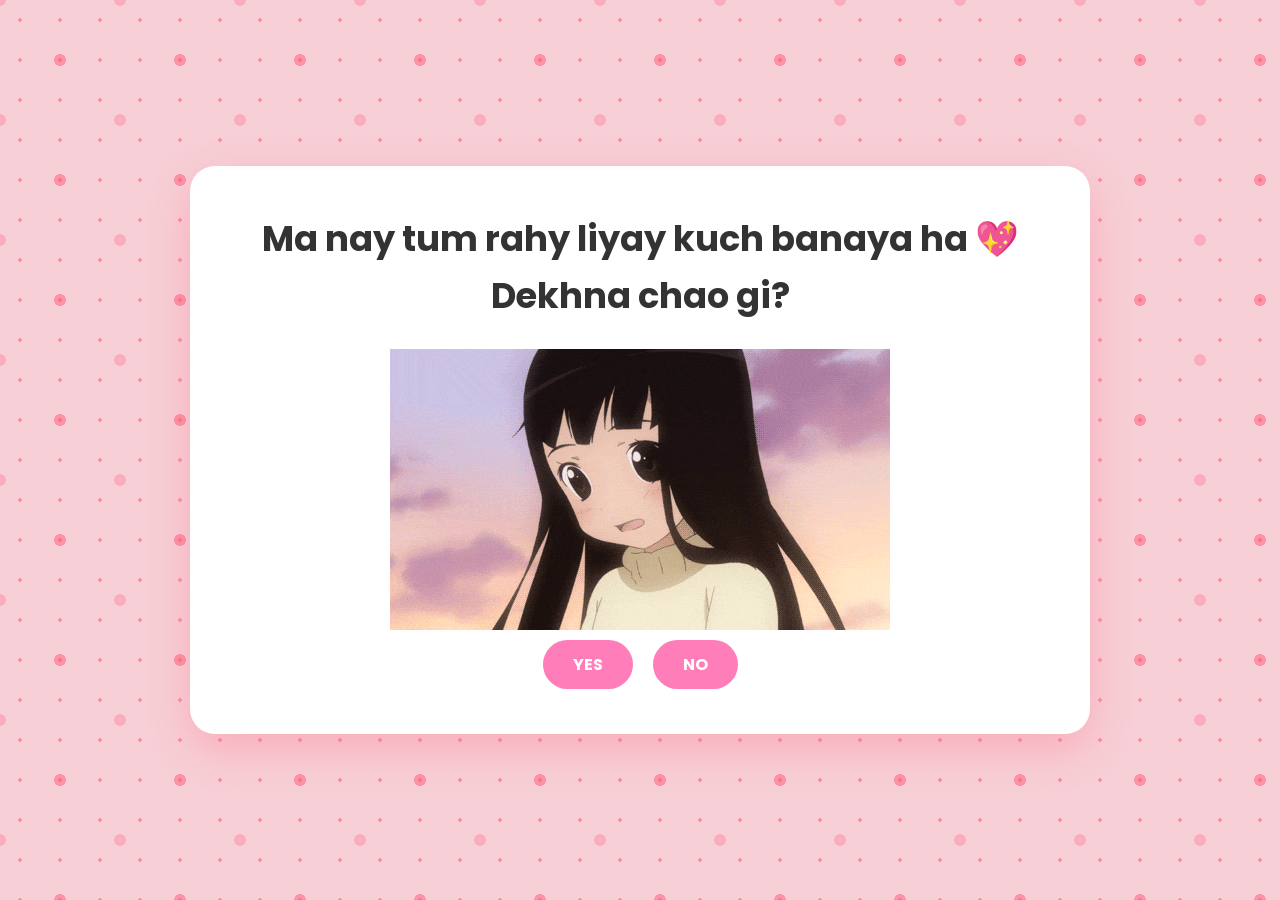
<file: index.html>
<!DOCTYPE html>
<html>
<head>

<div class="hearts"></div>

    <title>For You ❤️</title>
    <link rel="stylesheet" href="style.css">
    <link href="https://fonts.googleapis.com/css2?family=Poppins:wght@400;700&display=swap" rel="stylesheet">
</head>
<body>
    <div class="container">
        <h1>Ma nay tum rahy liyay kuch banaya ha 💖<br>Dekhna chao gi?</h1>
        <img src="cute.gif" alt="cute gif">

        <div class="buttons">
            <a href="yes.html"><button>YES</button></a>
            <a href="no.html"><button>NO</button></a>
        </div>
    </div>

<script>

function createHeart(){

    const heart = document.createElement("span");
    heart.innerHTML = ["💗","💖","💞","🎂","🍰","🎈"][Math.floor(Math.random()*6)];

    heart.style.left = Math.random()*100 + "vw";
    heart.style.fontSize = (16 + Math.random()*20) + "px";
    heart.style.animationDuration = (5 + Math.random()*5) + "s";

    document.querySelector(".hearts").appendChild(heart);

    setTimeout(()=>{
        heart.remove();
    },10000);
}

setInterval(createHeart,3000);

/* CURSOR TRAIL */

document.addEventListener("mousemove", function(e){

const trail = document.createElement("div");
trail.className = "cursor-trail";

trail.style.left = e.clientX + "px";
trail.style.top = e.clientY + "px";

document.body.appendChild(trail);

setTimeout(()=>{
trail.remove();
},600);

});

</script>

</body>
</html>
</file>
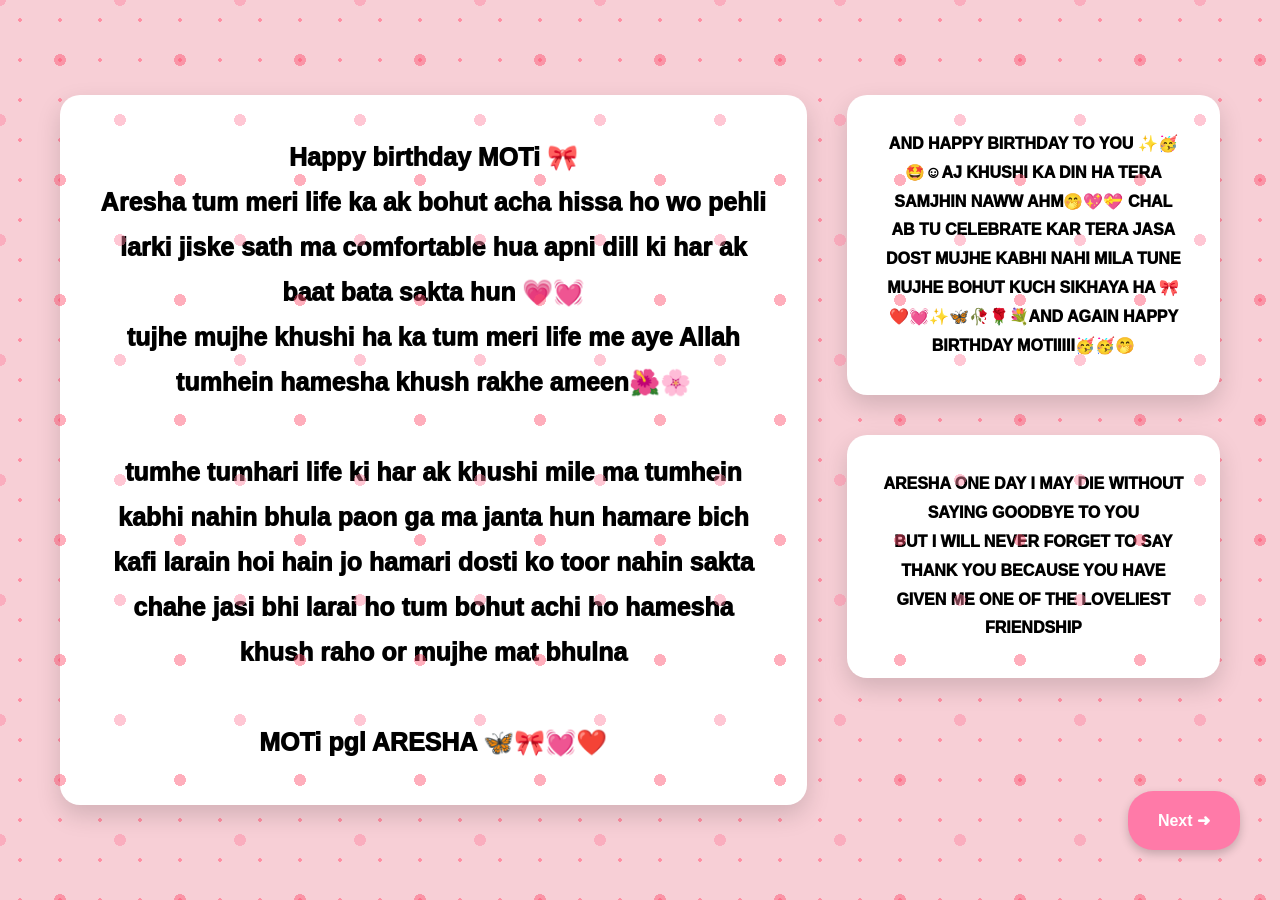
<file: message.html>
<!DOCTYPE html>
<html>
<head>
<meta charset="UTF-8">
<title>Special Message</title>
<link rel="stylesheet" href="style.css">
</head>

<body>

<div id="typeText"></div>
<div class="hearts"></div>

<div class="layout">

    <!-- BIG LEFT BOX -->
    <div class="left-box">
        
        Happy birthday MOTi 🎀<br>
        Aresha tum meri life ka ak bohut acha hissa ho wo pehli larki jiske sath ma comfortable hua apni dill ki har ak baat bata sakta hun 💗💓<br>
        tujhe mujhe khushi ha ka tum meri life me aye Allah tumhein hamesha khush rakhe ameen🌺🌸<br><br>
        tumhe tumhari life ki har ak khushi mile ma tumhein kabhi nahin bhula paon ga ma janta hun hamare bich kafi larain hoi hain jo hamari dosti ko toor nahin sakta chahe jasi bhi larai ho tum bohut achi ho hamesha khush raho or mujhe mat bhulna<br><br>
        MOTi pgl ARESHA 🦋🎀💓❤️
    </div>

    <!-- RIGHT SIDE -->
    <div class="right-side">

        <div class="right-box">

        AND HAPPY BIRTHDAY TO YOU ✨🥳🤩☺️AJ KHUSHI KA DIN HA TERA SAMJHIN NAWW  AHM🤭💖💝 CHAL AB TU CELEBRATE KAR TERA JASA DOST MUJHE KABHI NAHI MILA TUNE MUJHE BOHUT KUCH SIKHAYA HA 🎀❤️💓✨🦋🥀🌹💐AND AGAIN HAPPY BIRTHDAY MOTIIIII🥳🥳🤭
        </div>

        <div class="right-box">

    ARESHA ONE DAY I MAY DIE WITHOUT SAYING GOODBYE TO YOU<br>

    BUT I WILL NEVER FORGET TO SAY THANK YOU BECAUSE YOU HAVE GIVEN ME ONE OF THE LOVELIEST FRIENDSHIP    
    
        </div>
    
    </div>

</div>

<script>

function createHeart(){

    const heart = document.createElement("span");
    heart.innerHTML = ["💗","💖","💞","🎂","🍰","🎈"][Math.floor(Math.random()*6)];

    heart.style.left = Math.random()*100 + "vw";
    heart.style.fontSize = (16 + Math.random()*20) + "px";
    heart.style.animationDuration = (5 + Math.random()*5) + "s";

    document.querySelector(".hearts").appendChild(heart);

    setTimeout(()=>{
        heart.remove();
    },10000);
}

setInterval(createHeart,2000);

/* CURSOR TRAIL */

document.addEventListener("mousemove", function(e){

const trail = document.createElement("div");
trail.className = "cursor-trail";

trail.style.left = e.clientX + "px";
trail.style.top = e.clientY + "px";

document.body.appendChild(trail);

setTimeout(()=>{
trail.remove();
},600);

});

</script>
<a href="message2.html" class="next-button">Next ➜</a>

</body>
</html>
</file>
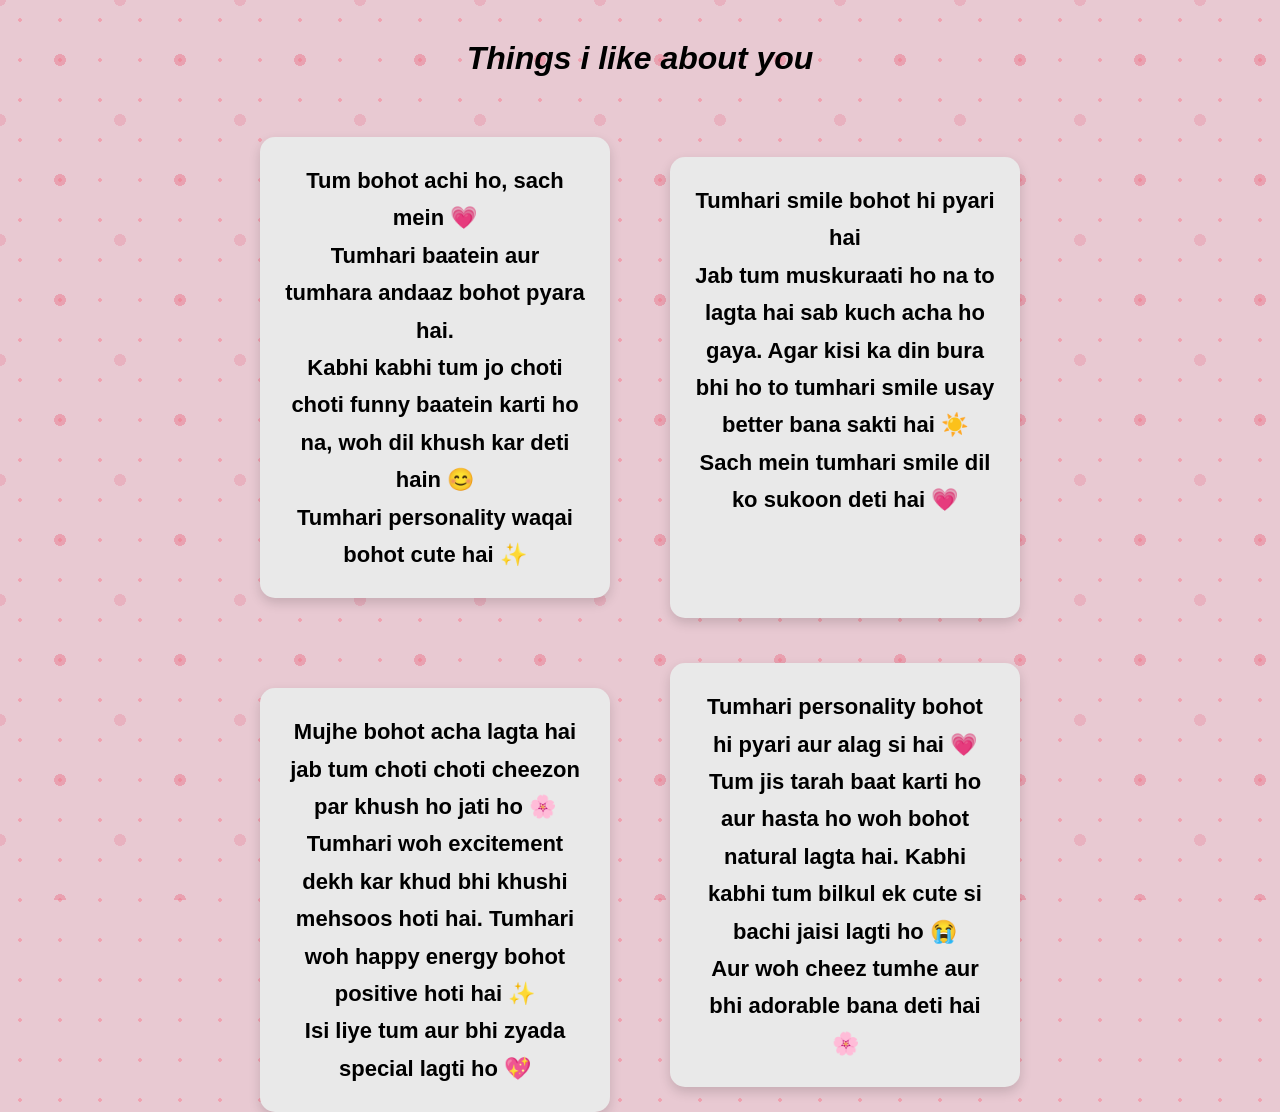
<file: message2.html>
<!DOCTYPE html>
<html>
<head>
<title>Things I like about you</title>

<style>

body{
   margin:0;
   font-family: Arial, Helvetica, sans-serif;
   text-align:center;
   height:100vh;

   /* base pink background */
   background-color:#e8c9d2;

   /* small dot pattern */
   background-image: radial-gradient(#f0a2b0 2px, transparent 2px);
   background-size:40px 40px;

   position:relative;
}

body::before {
    content: "";
    position: fixed;   /* key change */
    top: 0;
    left: 0;
    width: 100%;
    height: 100%;

    background-image:
        radial-gradient(#eb7187 6px, transparent 6px),
        radial-gradient(#e996a9 6px, transparent 6px);
    background-size:120px 120px;
    background-position:0 0, 60px 60px;

    opacity:0.45;
    z-index:-1;
}

/* title */

h1{
  margin-top:40px;
  font-style:italic;
}

/* grid layout */

.container{
  display:grid;
  grid-template-columns: repeat(2, 350px);
  gap:60px;
  justify-content:center;
  margin-top:70px;
}

/* boxes */

.box{
  background:#e9e9e9; 
  padding:25px;
  border-radius:15px;
  box-shadow:0 5px 12px rgba(0,0,0,0.15);

  font-size:22px;
  font-weight:700;
  line-height:1.7;

  transition:0.25s;
}

/* hover lift */

.box:hover{
  transform:translateY(-8px) scale(1.03);
}

/* staggered layout */

.box:nth-child(1){
  transform: translateY(-10px);
}

.box:nth-child(2){
  transform: translateY(10px);
}

.box:nth-child(3){
  transform: translateY(20px);
}

.box:nth-child(4){
  transform: translateY(-5px);
}

/* next button */

.next-button{
  position:fixed;
  bottom:20px;
  right:20px;
  background:#ff7aa8;
  color:white;
  padding:12px 24px;
  border-radius:25px;
  text-decoration:none;
  font-weight:bold;
  box-shadow:0 5px 10px rgba(0,0,0,0.2);
  transition:0.2s;
}

.next-button:hover{
  background:#ff5c93;
  transform:scale(1.05);
}

/* mobile */

@media (max-width:800px){

  .container{
    grid-template-columns:1fr;
    width:90%;
    margin:auto;
    margin-top:40px;
  }

}

.hearts{
position:fixed;
top:0;
left:0;
width:100%;
height:100%;
pointer-events:none;
overflow:hidden;
z-index:1;
}

.hearts span{
position:absolute;
bottom:-30px;
animation:floatUp linear forwards;
}

@keyframes floatUp{

0%{
transform:translateY(0);
opacity:1;
}

100%{
transform:translateY(-120vh);
opacity:0;
}

}

.cursor-trail{
position:fixed;
width:8px;
height:8px;
background:#ff5c93;
border-radius:50%;
pointer-events:none;
z-index:9999;
animation:fadeTrail 0.6s linear forwards;
}

@keyframes fadeTrail{
0%{
opacity:1;
transform:scale(1);
}
100%{
opacity:0;
transform:scale(2.5);
}
}

</style>
</head>

<body>

<h1>Things i like about you</h1>

<div class="hearts"></div>

<div class="container">

<div class="box">
Tum bohot achi ho, sach mein 💗<br>
Tumhari baatein aur tumhara andaaz bohot pyara hai.<br>
Kabhi kabhi tum jo choti choti funny baatein karti ho na, woh dil khush kar deti hain 😊<br>
Tumhari personality waqai bohot cute hai ✨
</div>

<div class="box">
Tumhari smile bohot hi pyari hai<br>
Jab tum muskuraati ho na to lagta hai sab kuch acha ho gaya.
Agar kisi ka din bura bhi ho to tumhari smile usay better bana sakti hai ☀️<br>
Sach mein tumhari smile dil ko sukoon deti hai 💗
</div>

<div class="box">
Mujhe bohot acha lagta hai jab tum choti choti cheezon par khush ho jati ho 🌸<br>
Tumhari woh excitement dekh kar khud bhi khushi mehsoos hoti hai.
Tumhari woh happy energy bohot positive hoti hai ✨<br>
Isi liye tum aur bhi zyada special lagti ho 💖
</div>

<div class="box">
Tumhari personality bohot hi pyari aur alag si hai 💗<br>
Tum jis tarah baat karti ho aur hasta ho woh bohot natural lagta hai.
Kabhi kabhi tum bilkul ek cute si bachi jaisi lagti ho 😭<br>
Aur woh cheez tumhe aur bhi adorable bana deti hai 🌸
</div>

<script>

function createHeart(){

    const heart = document.createElement("span");
    heart.innerHTML = ["💗","💖","💞","🎂","🍰","🎈"][Math.floor(Math.random()*6)];

    heart.style.left = Math.random()*100 + "vw";
    heart.style.fontSize = (16 + Math.random()*20) + "px";
    heart.style.animationDuration = (5 + Math.random()*5) + "s";

    document.querySelector(".hearts").appendChild(heart);

    setTimeout(()=>{
        heart.remove();
    },10000);
}

setInterval(createHeart,2000);

/* CURSOR TRAIL */

document.addEventListener("mousemove", function(e){

const trail = document.createElement("div");
trail.className = "cursor-trail";

trail.style.left = e.clientX + "px";
trail.style.top = e.clientY + "px";

document.body.appendChild(trail);

setTimeout(()=>{
trail.remove();
},600);

});

</script>

</div>

</body>
</html>
</file>
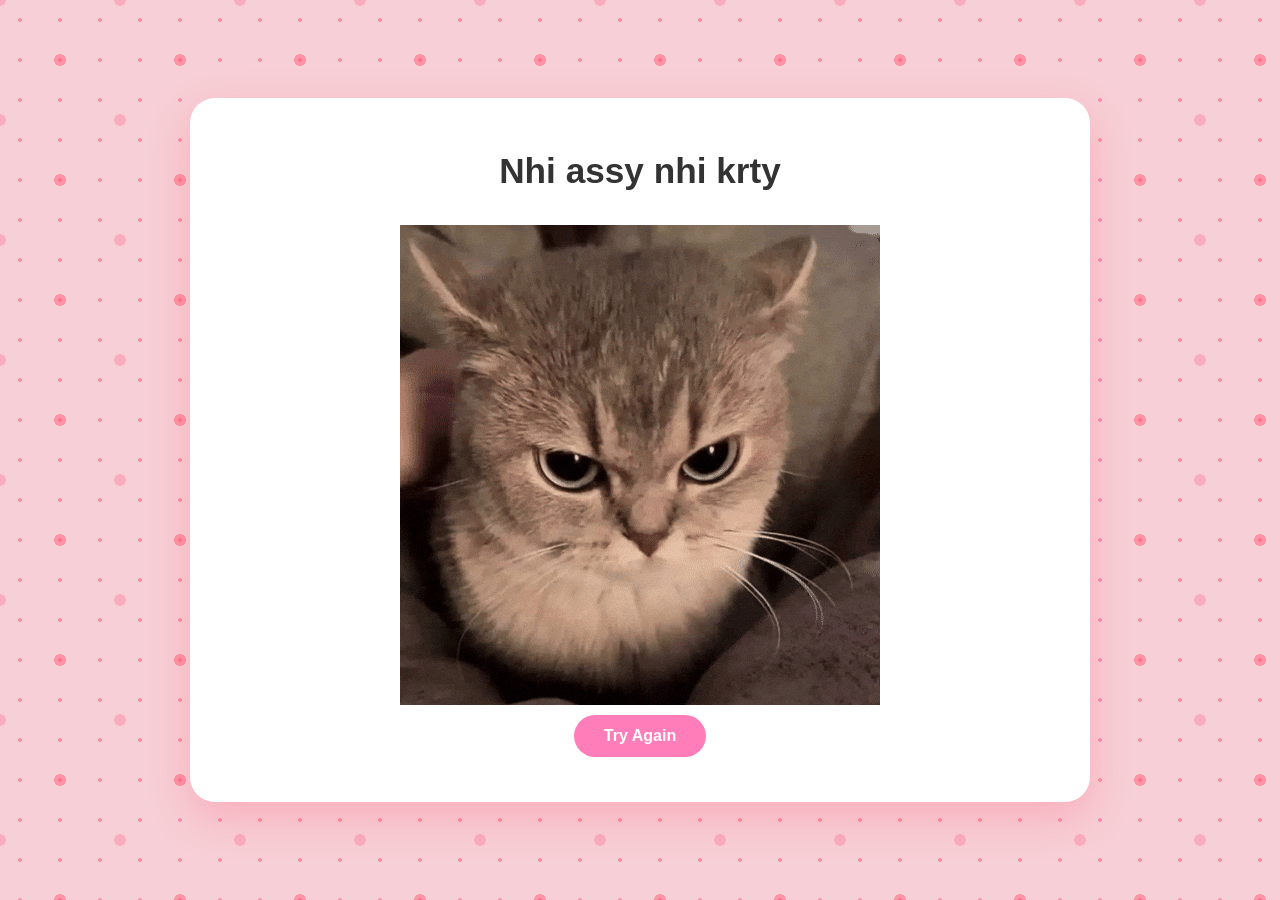
<file: no.html>
<!DOCTYPE html>
<html>
<head>
    <title>Wait 😭</title>
    <link rel="stylesheet" href="style.css">
</head>
<div class="hearts"></div>

<body>
    <div class="container">
        <h1>Nhi assy nhi krty </h1>
        <img src="no.gif" alt="no gif">

        <div class="buttons">
            <a href="index.html"><button>Try Again</button></a>
        </div>
    </div>

<script>

function createHeart(){

    const heart = document.createElement("span");
    heart.innerHTML = ["💗","💖","💞","💕"][Math.floor(Math.random()*4)];

    heart.style.left = Math.random()*100 + "vw";
    heart.style.fontSize = (16 + Math.random()*20) + "px";
    heart.style.animationDuration = (5 + Math.random()*5) + "s";

    document.querySelector(".hearts").appendChild(heart);

    setTimeout(()=>{
        heart.remove();
    },10000);
}

setInterval(createHeart,2000);

/* CURSOR TRAIL */

document.addEventListener("mousemove", function(e){

const trail = document.createElement("div");
trail.className = "cursor-trail";

trail.style.left = e.clientX + "px";
trail.style.top = e.clientY + "px";

document.body.appendChild(trail);

setTimeout(()=>{
trail.remove();
},600);

});

</script>

</body>
</html>
</file>
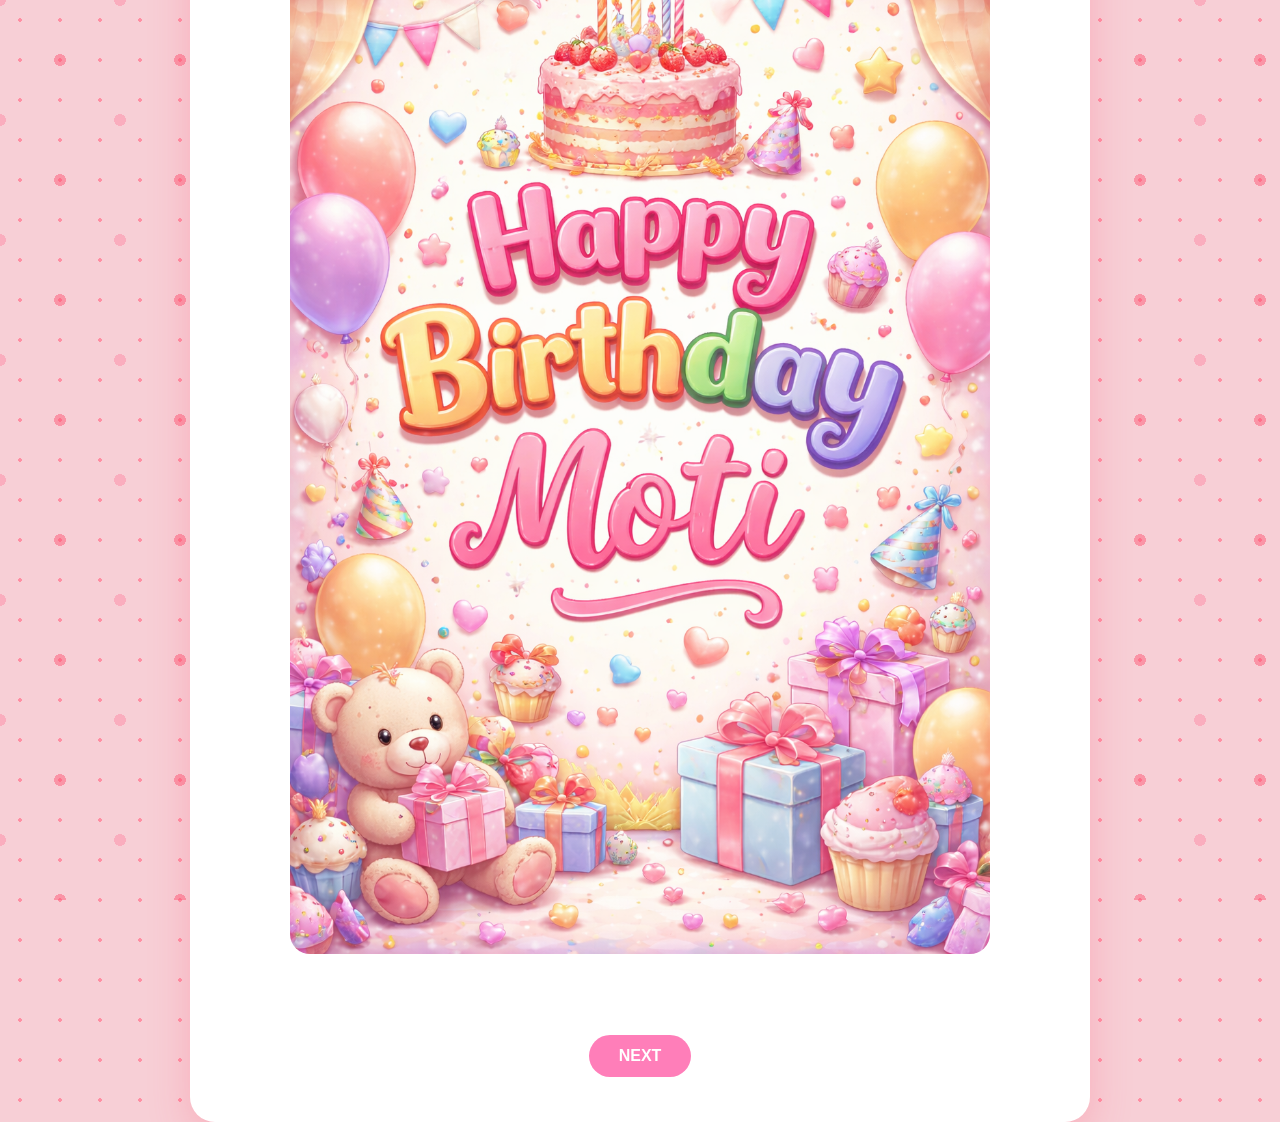
<file: womens-day.html>
<!DOCTYPE html>
<html>

<div class="hearts"></div>

<head>
    <title>Happy Birthday Miss Moti 💐</title>
    <link rel="stylesheet" href="style.css">
</head>

<body>

<div class="container">

<h1>Happy BirthDay 💐</h1>

<img src="womensday.gif" class="big-image">

<br><br>

<a href="message.html">
<button>NEXT</button>
</a>

<script>

function createHeart(){

    const heart = document.createElement("span");
    heart.innerHTML = ["💗","💖","💞","🎂","🍰","🎈"][Math.floor(Math.random()*6)];

    heart.style.left = Math.random()*100 + "vw";
    heart.style.fontSize = (16 + Math.random()*20) + "px";
    heart.style.animationDuration = (5 + Math.random()*5) + "s";

    document.querySelector(".hearts").appendChild(heart);

    setTimeout(()=>{
        heart.remove();
    },10000);
}

setInterval(createHeart,2000);

/* CURSOR TRAIL */

document.addEventListener("mousemove", function(e){

const trail = document.createElement("div");
trail.className = "cursor-trail";

trail.style.left = e.clientX + "px";
trail.style.top = e.clientY + "px";

document.body.appendChild(trail);

setTimeout(()=>{
trail.remove();
},600);

});

</script>

</body>

</html>
</file>
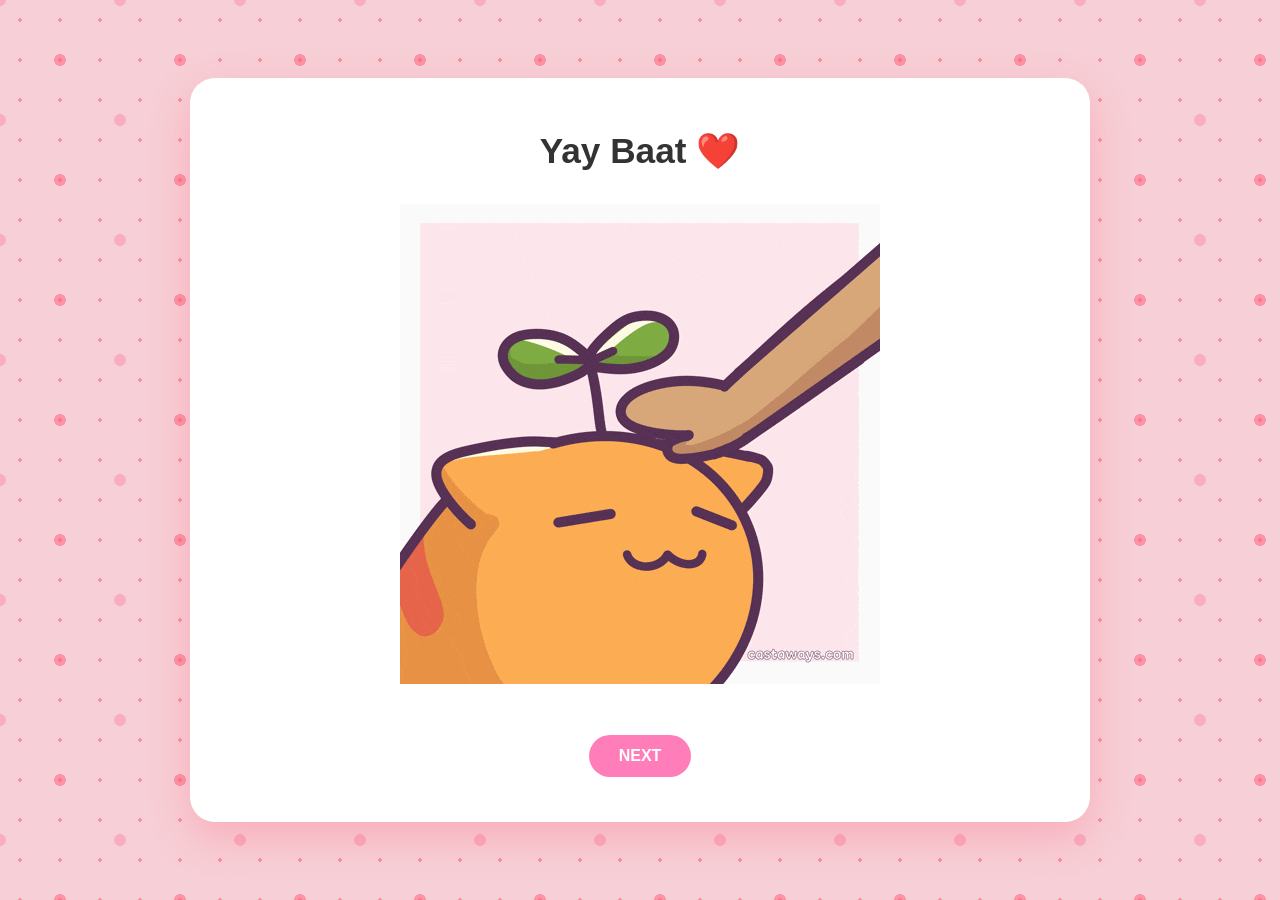
<file: yes.html>
<!DOCTYPE html>
<html>
<head>
    <title>Good Girl ❤️</title>
    <link rel="stylesheet" href="style.css">
</head>

<div class="hearts"></div>

<body>

<div class="container">

    <h1>Yay Baat ❤️</h1>

    <img src="yes.gif" alt="cute gif">

    <br><br>

    <a href="womens-day.html">
        <button>NEXT</button>
    </a>

</div>

<script>

function createHeart(){

    const heart = document.createElement("span");
    heart.innerHTML = ["💗","💖","💞","🎂","🍰","🎈"][Math.floor(Math.random()*6)];

    heart.style.left = Math.random()*100 + "vw";
    heart.style.fontSize = (16 + Math.random()*20) + "px";
    heart.style.animationDuration = (5 + Math.random()*5) + "s";

    document.querySelector(".hearts").appendChild(heart);

    setTimeout(()=>{
        heart.remove();
    },10000);
}

setInterval(createHeart,2000);

/* CURSOR TRAIL */

document.addEventListener("mousemove", function(e){

const trail = document.createElement("div");
trail.className = "cursor-trail";

trail.style.left = e.clientX + "px";
trail.style.top = e.clientY + "px";

document.body.appendChild(trail);

setTimeout(()=>{
trail.remove();
},600);

});

</script>

</body>
</html>
</file>
<file: style.css>
* {
    margin: 0;
    padding: 0;
    box-sizing: border-box;
    font-family: 'Poppins', sans-serif;
}

body{
    margin:0;
    height:100vh;
    display:flex;
    justify-content:center;
    align-items:center;

    /* pink background */
    background-color:#e8c9d2;

    /* star / dot pattern */
    background-image: radial-gradient(#ff8fa3 2px, transparent 2px);
    background-size:40px 40px;

    font-family:Arial, Helvetica, sans-serif;
}

/* white card */
.container {
  max-width: 700px;
  margin: 80px auto;
  background: white;
  padding: 30px;
  border-radius: 20px;
  text-align: center;
  line-height: 1.6;
  
}

/* Background star pattern */
body::before {
    content: "";
    position: absolute;
    width: 100%;
    height: 100%;
    background-image:
        radial-gradient(#ff4d6d 6px, transparent 6px),
        radial-gradient(#ff85a2 6px, transparent 6px);
    background-size: 120px 120px;
    background-position: 0 0, 60px 60px;
    opacity: 0.45;
    z-index: 0;
}

body{
margin:0;
font-family:Arial, Helvetica, sans-serif;

/* pink dotted background */

background-color:#f7cfd6;
background-image: radial-gradient(#ff8fa3 2px, transparent 2px);
background-size:40px 40px;
}

/* MAIN PAGE LAYOUT */

.layout{

display:grid;
grid-template-columns: 2fr 1fr;
gap:40px;

padding:60px;
}

.box{
  background:#e9e9e9;
  padding:25px;
  border-radius:15px;
  box-shadow:0 5px 12px rgba(0,0,0,0.15);

  font-size:20px;
  font-weight:bold;
  line-height:1.7;

  display:inline-block;

  transition:0.25s; /* enables smooth hover animation */
}

/* hover lift effect */
.box:hover{
  transform:translateY(-8px) scale(1.03);
}

/* stagger the boxes so they are at different levels */
.box:nth-child(1){
  transform: translateY(-10px);
}

.box:nth-child(2){
  transform: translateY(10px);
}

.box:nth-child(3){
  transform: translateY(20px);
}

.box:nth-child(4){
  transform: translateY(-5px);
}

/* BIG LEFT MESSAGE */

.left-box{

background-color:white;
padding:40px;
border-radius:20px;

font-size:25px;        /* bigger text */
font-weight:1000;       /* slightly bold */

line-height:1.8;

text-align:center;     /* horizontal center */

display:flex;          /* vertical center */
justify-content:center;
align-items:center;
flex-direction:column;

box-shadow:0 10px 25px rgba(0,0,0,0.15);

}

.right-box{

background-color:white;
padding:35px;
border-radius:20px;

font-size:30x;        /* bigger text */
font-weight:1000;       /* slightly bold */

line-height:1.8;

text-align:center;

display:flex;
justify-content:center;
align-items:center;
flex-direction:column;

box-shadow:0 10px 25px rgba(0,0,0,0.15);

}

/* RIGHT COLUMN */

.right-side{

display:flex;
flex-direction:column;

gap:40px;

}
/* Main card */
.container {
    width: 90%;
    max-width: 900px;
    background: white;
    padding: 45px;
    border-radius: 25px;
    box-shadow: 0 15px 40px rgba(255, 77, 109, 0.25);
    position: relative;
    z-index: 1;
    animation: fadeIn 0.6s ease;
}

.next-button {
  position: fixed;
  bottom: 50px;
  right: 40px;
  background-color: #ff7aa8;
  color: white;
  padding: 20px 30px;
  border-radius: 25px;
  text-decoration: none;
  font-weight: bold;
  font-family: Arial, sans-serif;
  box-shadow: 0 4px 10px rgba(0,0,0,0.2);
  transition: 0.2s;
}

.next-button:hover {
  background-color: #ff5c93;
  transform: scale(1.05);
}
/* Heading */
h1 {
    font-size: 2.2rem;
    margin-bottom: 25px;
    color: #333;
    font-weight: 700;
}

/* Default image */
img {
  max-width: 100%;
  height: auto;
  display: block;
  margin: auto;
}

/* BIG image for Women's Day page */
.big-image {
    width: 100%;
    max-width: 700px;
    border-radius: 20px;
    margin-bottom: 30px;
}

/* Buttons area */
.buttons {
    display: flex;
    justify-content: center;
    gap: 20px;
    flex-wrap: wrap;
    margin-top:10px;
}

/* Buttons */
button {
    padding: 12px 30px;
    font-size: 1rem;
    border: none;
    border-radius: 30px;
    cursor: pointer;
    background-color: #ff7eb9;
    color: white;
    font-weight: bold;
    transition: all 0.25s ease;
}

/* Hover */
button:hover {
    background-color: #ff4fa3;
    transform: scale(1.08);
}

.mirror-img {
    width: 50%;
    max-width: 500px;
    border-radius: 10px;
    margin-bottom: 20px;
}

.gifts img:hover {
    transform: scale(1.1);
}

.hearts{
position:fixed;
top:0;
left:0;
width:100%;
height:100%;
pointer-events:none;
overflow:hidden;
z-index:0;
}

.hearts span{
position:absolute;
bottom:-40px; /* START BELOW SCREEN */
animation:floatUp linear forwards;
opacity:0.9;
}

@keyframes floatUp{

0%{
transform:translateY(0);
opacity:1;
}

100%{
transform:translateY(-120vh); /* MOVE UP */
opacity:0;
}

}

.cursor-trail{
position:fixed;
width:8px;
height:8px;
background:#ff5c7a;
border-radius:50%;
pointer-events:none;
z-index:9999;
animation:fadeTrail 0.6s linear forwards;
}

@keyframes fadeTrail{
0%{
opacity:1;
transform:scale(1);
}

100%{
opacity:0;
transform:scale(2);
}
}

@keyframes floatHearts{
  0%{
    transform: translateY(0);
    opacity:0;
  }
  50%{
    opacity:1;
  }
  100%{
    transform: translateY(-100vh);
    opacity:0;
  }
}

/* Smooth fade animation */
@keyframes fadeIn {
    from {
        opacity: 0;
        transform: translateY(20px);
    }

    to {
        opacity: 1;
        transform: translateY(0);
    }
}

/* Mobile */
@media (max-width: 500px) {

    .container {
        padding: 25px;
    }

    h1 {
        font-size: 1.6rem;
    }

    img {
        width: 200px;
    }

    .big-image {
        width: 100%;
    }

    .gifts {
        grid-template-columns: repeat(2, 90px);
    }

    .gifts a {
        width: 90px;
        height: 90px;
    }

    button {
        padding: 10px 20px;
    }
}
</file>
